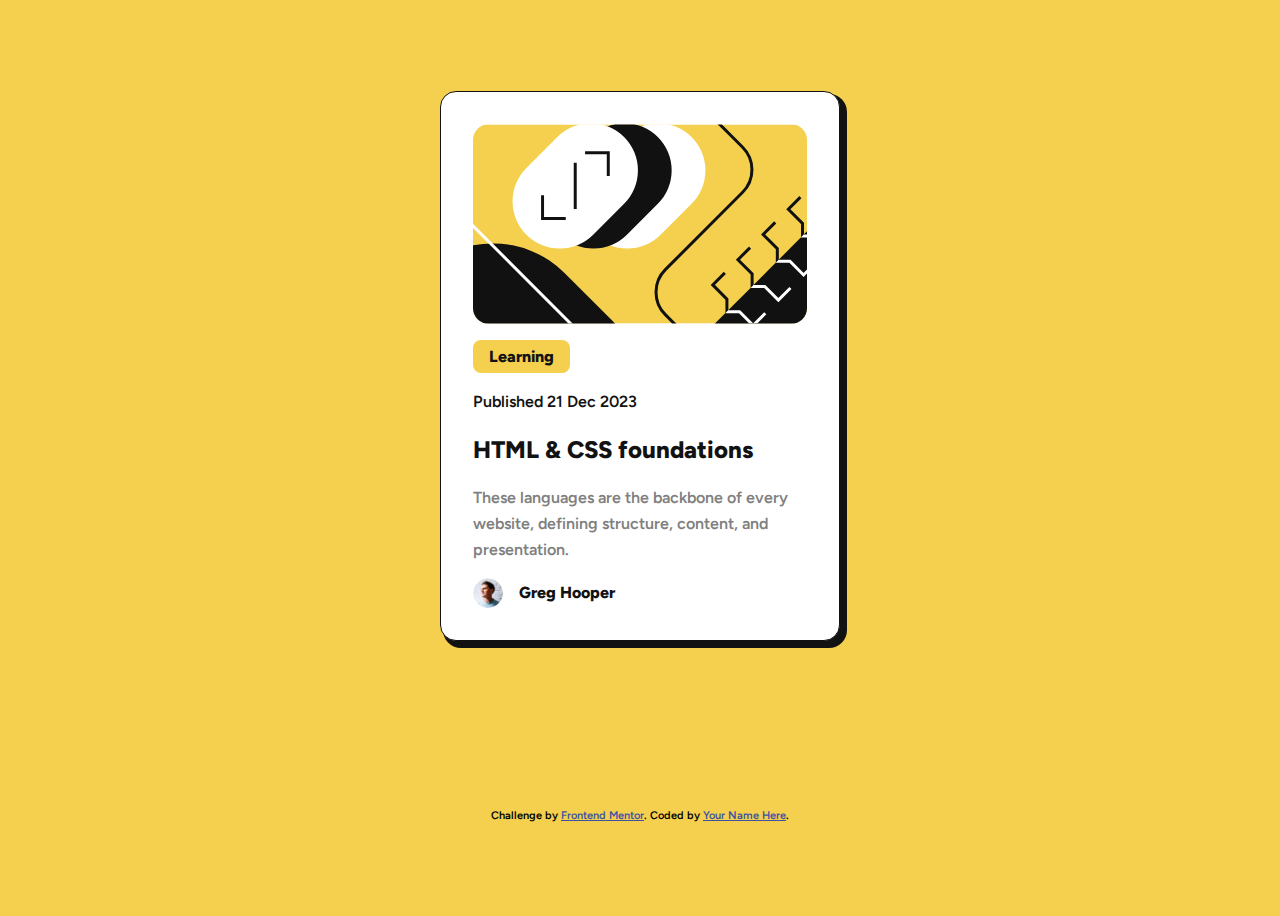
<file: blog-preview-card-main/index.html>
<!DOCTYPE html>
<html lang="en">
	<head>
		<meta charset="UTF-8" />
		<meta
			name="viewport"
			content="width=device-width, initial-scale=1.0"
		/>

		<link
			rel="icon"
			type="image/png"
			sizes="32x32"
			href="./assets/images/favicon-32x32.png"
		/>

		<link
			rel="stylesheet"
			href="styles.css"
		/>

		<title>Frontend Mentor | Blog preview card</title>
	</head>
	<body>
		<article class="card">
			<header>
				<img
					src="./assets/images/illustration-article.svg"
					alt="card image"
					class="card__image"
				/>
			</header>
			<main class="card__content">
				<span class="card__tag">Learning</span>
				<p class="card__date">
					<span>Published</span>
					<time datetime="2023-12-21">21 Dec 2023</time>
				</p>
				<a
					href="#"
					class="card__title"
					><h2>HTML &amp; CSS foundations</h2></a
				>
				<p class="card__description">These languages are the backbone of every website, defining structure, content, and presentation.</p>
			</main>
			<footer>
				<img
					src="./assets/images/image-avatar.webp"
					alt="avatar"
				/><span>Greg Hooper</span>
			</footer>
		</article>

		<div class="attribution">
			Challenge by
			<a
				href="https://www.frontendmentor.io?ref=challenge"
				target="_blank"
				>Frontend Mentor</a
			>. Coded by <a href="#">Your Name Here</a>.
		</div>
	</body>
</html>
</file>
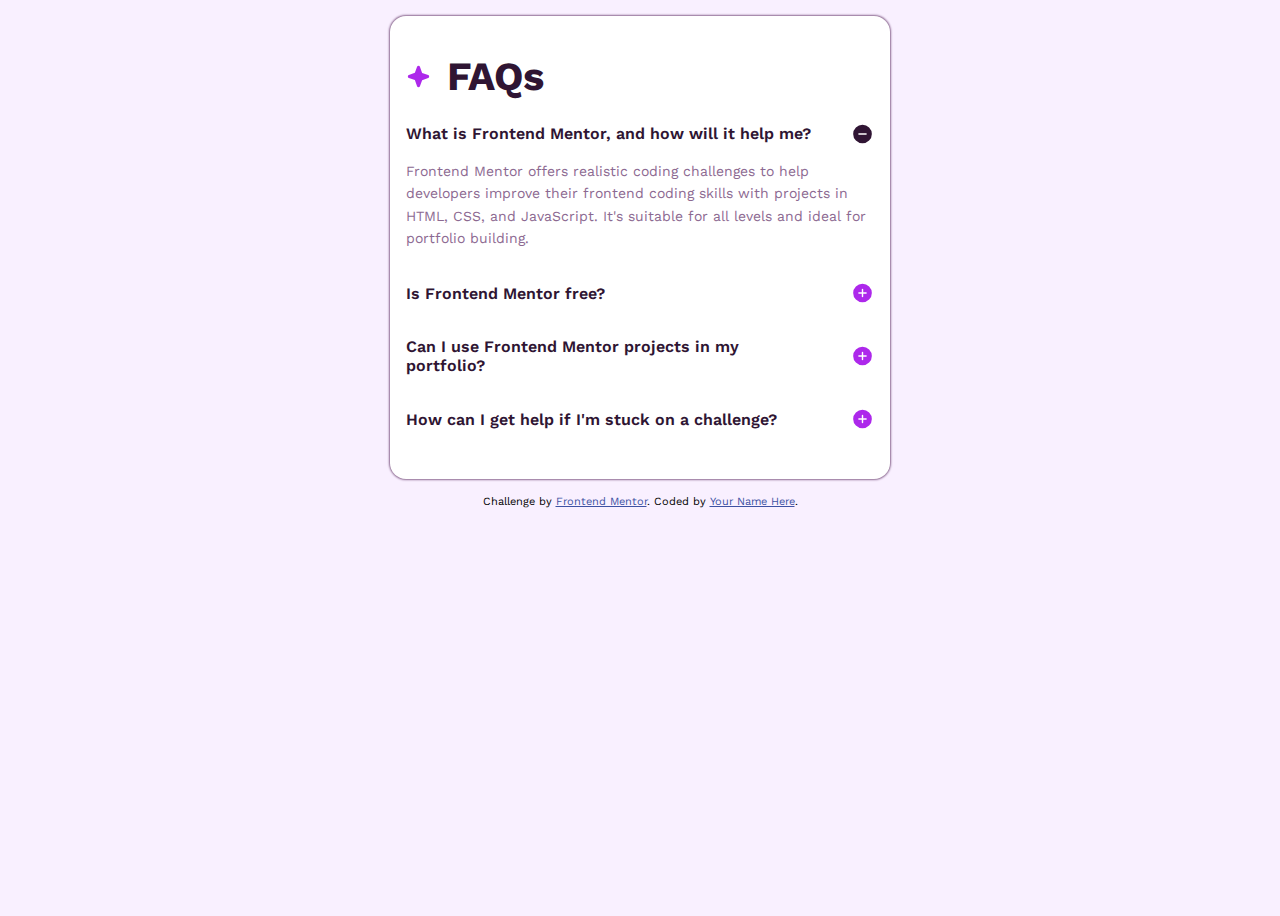
<file: faq-accordion/index.html>
<!DOCTYPE html>
<html lang="en">
	<head>
		<meta charset="UTF-8" />
		<meta
			name="viewport"
			content="width=device-width, initial-scale=1.0"
		/>

		<link
			rel="icon"
			type="image/png"
			sizes="32x32"
			href="./assets/images/favicon-32x32.png"
		/>

		<link
			rel="stylesheet"
			href="styles.css"
		/>

		<title>Frontend Mentor | FAQ accordion</title>
	</head>
	<body>
		<section class="faq">
			<h1 class="faq__title">
				<img
					src="./assets/images/icon-star.svg"
					alt="icon star"
				/>
				<span>FAQs</span>
			</h1>
			<div class="faq__container">
				<details
					name="faq"
					open
				>
					<summary>What is Frontend Mentor, and how will it help me?</summary>
					<p>
						Frontend Mentor offers realistic coding challenges to help developers improve their frontend coding skills with projects in HTML, CSS,
						and JavaScript. It's suitable for all levels and ideal for portfolio building.
					</p>
				</details>

				<details name="faq">
					<summary>Is Frontend Mentor free?</summary>
					<p>
						Yes, Frontend Mentor offers both free and premium coding challenges, with the free option providing access to a range of projects
						suitable for all skill levels.
					</p>
				</details>

				<details name="faq">
					<summary>Can I use Frontend Mentor projects in my portfolio?</summary>
					<p>
						Yes, you can use projects completed on Frontend Mentor in your portfolio. It's an excellent way to showcase your skills to potential
						employers!
					</p>
				</details>

				<details name="faq">
					<summary>How can I get help if I'm stuck on a challenge?</summary>
					<p>
						The best place to get help is inside Frontend Mentor's Discord community. There's a help channel where you can ask questions and seek
						support from other community members.
					</p>
				</details>
			</div>
		</section>

		<div class="attribution">
			Challenge by
			<a
				href="https://www.frontendmentor.io?ref=challenge"
				target="_blank"
				>Frontend Mentor</a
			>. Coded by <a href="#">Your Name Here</a>.
		</div>
	</body>
</html>
</file>
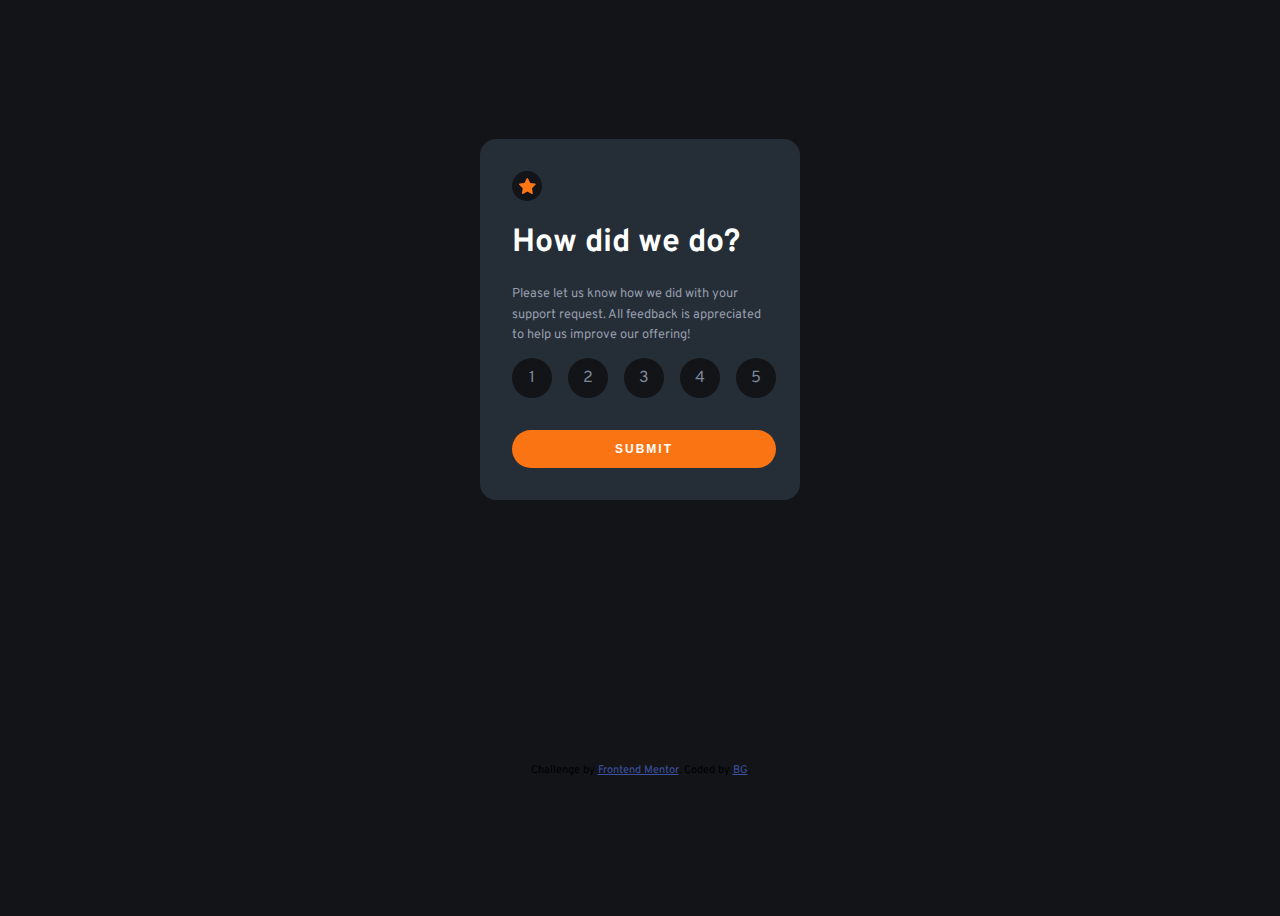
<file: interactive-rating-component-main/index.html>
<!DOCTYPE html>
<html lang="en">
	<head>
		<meta charset="UTF-8" />
		<meta
			name="viewport"
			content="width=device-width, initial-scale=1.0"
		/>

		<link
			rel="icon"
			type="image/png"
			sizes="32x32"
			href="./images/favicon-32x32.png"
		/>

		<link
			rel="stylesheet"
			href="styles.css"
		/>

		<script
			src="./script.js"
			defer
		></script>

		<title>Frontend Mentor | Interactive rating component</title>
	</head>
	<body>
		<article class="card">
			<div class="rating-state">
				<div class="rating-state__img">
					<img
						src="./images/icon-star.svg"
						alt="star icon"
					/>
				</div>
				<h1 class="card__title">How did we do?</h1>
				<p class="card__info">Please let us know how we did with your support request. All feedback is appreciated to help us improve our offering!</p>

				<form class="card__form">
					<div class="form__ratings">
						<div class="input__group">
							<input
								type="radio"
								name="stars"
								id="star-1"
								value="1"
							/>
							<label for="star-1">1</label>
						</div>

						<div class="input__group">
							<input
								type="radio"
								name="stars"
								id="star-2"
								value="2"
							/>
							<label for="star-2">2</label>
						</div>
						<div class="input__group">
							<input
								type="radio"
								name="stars"
								id="star-3"
								value="3"
							/>
							<label for="star-3">3</label>
						</div>
						<div class="input__group">
							<input
								type="radio"
								name="stars"
								id="star-4"
								value="4"
							/>
							<label for="star-4">4</label>
						</div>
						<div class="input__group">
							<input
								type="radio"
								name="stars"
								id="star-5"
								value="5"
							/>
							<label for="star-5">5</label>
						</div>
					</div>

					<button class="form__button">Submit</button>
				</form>
			</div>

			<div class="thank-you-state">
				<img
					src="./images/illustration-thank-you.svg"
					alt="ty icon"
				/>
				<p class="ty__rating"></p>
				<h2 class="card__title">Thank you!</h2>
				<p class="card__info">We appreciate you taking the time to give a rating. If you ever need more support, don't hesitate to get in touch!</p>
			</div>
		</article>

		<div class="attribution">
			Challenge by
			<a
				href="https://www.frontendmentor.io?ref=challenge"
				target="_blank"
				>Frontend Mentor</a
			>. Coded by <a href="#">BG</a>.
		</div>
	</body>
</html>
</file>
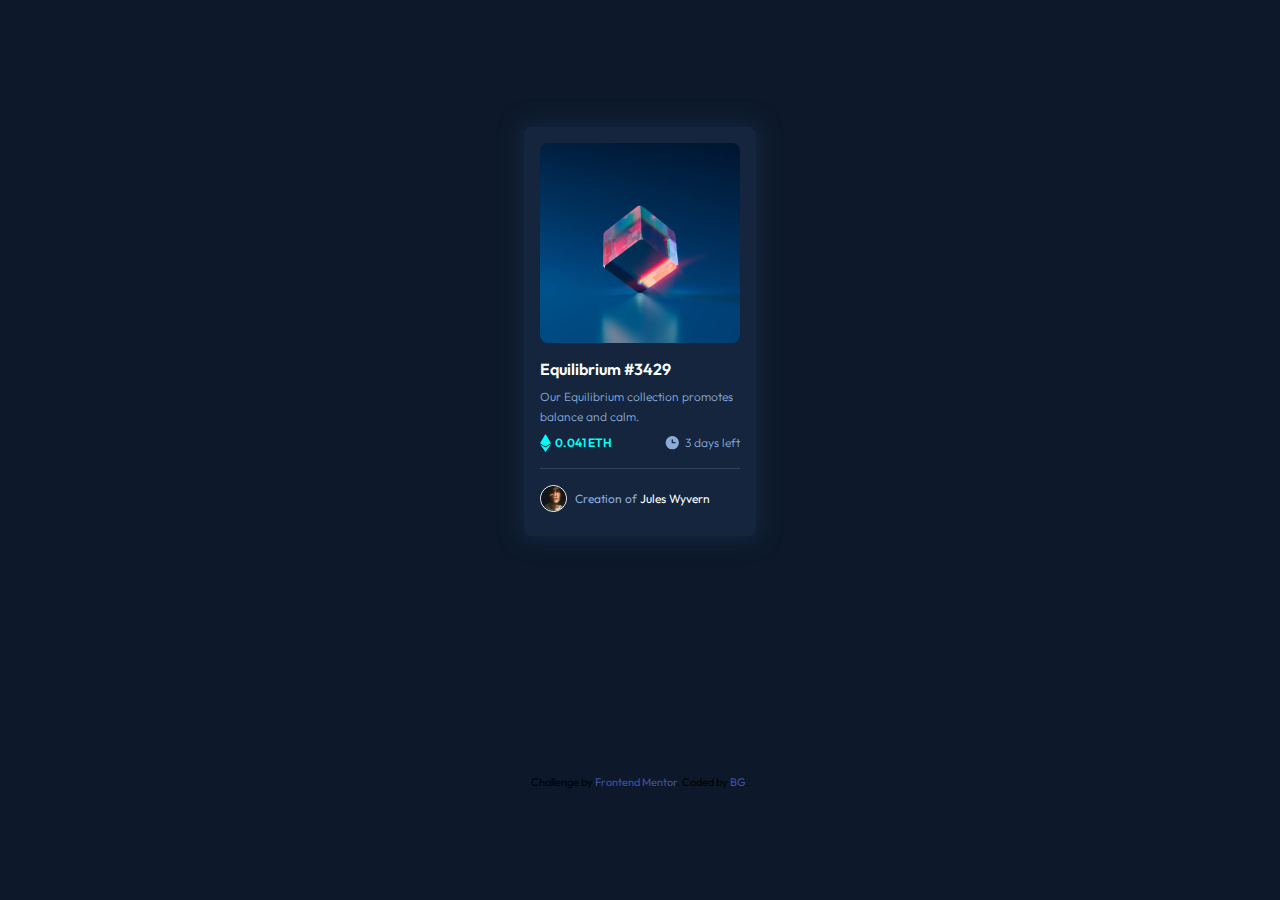
<file: nft-preview-card-component-main/index.html>
<!DOCTYPE html>
<html lang="en">
	<head>
		<meta charset="UTF-8" />
		<meta
			name="viewport"
			content="width=device-width, initial-scale=1.0"
		/>

		<link
			rel="icon"
			type="image/png"
			sizes="32x32"
			href="./images/favicon-32x32.png"
		/>

		<link
			rel="stylesheet"
			href="styles.css"
		/>

		<title>Frontend Mentor | NFT preview card component</title>
	</head>
	<body>
		<article class="card">
			<header>
				<a href="#"
					><img
						src="./images/image-equilibrium.jpg"
						alt="nft"
				/></a>
			</header>
			<main>
				<a
					href="#"
					class="card__title"
					><h2>Equilibrium #3429</h2></a
				>
				<p class="card__text">Our Equilibrium collection promotes balance and calm.</p>
				<div class="card__info">
					<p class="card__price">
						<img
							src="./images/icon-ethereum.svg"
							alt="eth icon"
						/>
						<span>0.041 ETH</span>
					</p>
					<p class="card__time">
						<img
							src="./images/icon-clock.svg"
							alt="clock icon"
						/>
						<span>3 days left</span>
					</p>
				</div>
				<hr />
			</main>
			<footer class="card__author">
				<img
					src="./images/image-avatar.png"
					alt="avatar"
				/>
				<p>Creation of <a href="#">Jules Wyvern</a></p>
			</footer>
		</article>

		<div class="attribution">
			Challenge by
			<a
				href="https://www.frontendmentor.io?ref=challenge"
				target="_blank"
				>Frontend Mentor</a
			>. Coded by <a href="#">BG</a>.
		</div>
	</body>
</html>
</file>
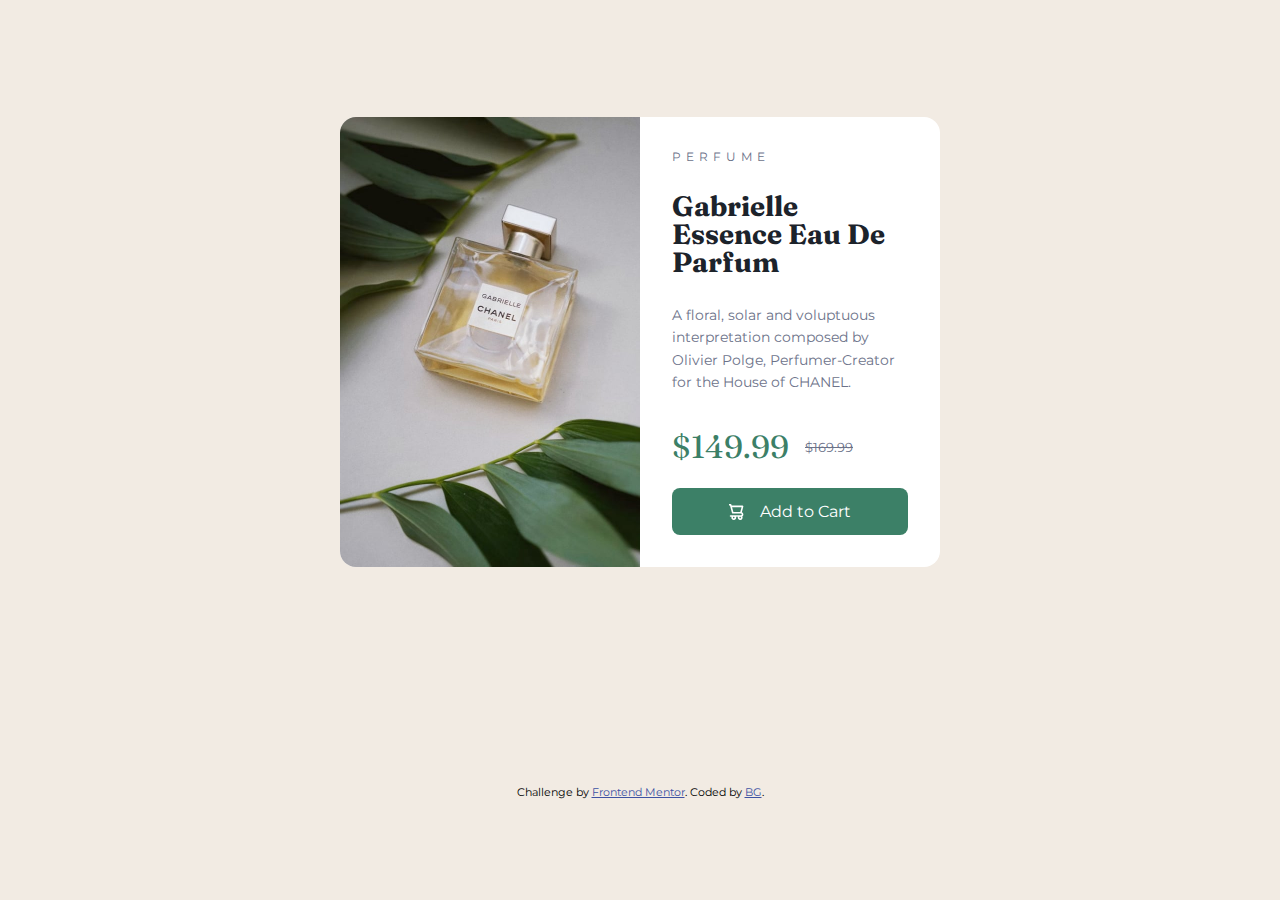
<file: product-preview-card-component-main/index.html>
<!DOCTYPE html>
<html lang="en">
	<head>
		<meta charset="UTF-8" />
		<meta
			name="viewport"
			content="width=device-width, initial-scale=1.0"
		/>

		<link
			rel="icon"
			type="image/png"
			sizes="32x32"
			href="./images/favicon-32x32.png"
		/>

		<link
			rel="stylesheet"
			href="styles.css"
		/>

		<title>Frontend Mentor | Product preview card component</title>
	</head>
	<body>
		<div class="card">
			<div class="card__image">
				<picture>
					<source
						media="(min-width: 500px)"
						srcset="./images/image-product-desktop.jpg"
					/>
					<source
						media="(max-width: 465px)"
						srcset="./images/image-product-mobile.jpg"
					/>
					<img
						src="./images/image-product-mobile.jpg"
						alt="perfume"
					/>
				</picture>
			</div>
			<div class="card__content">
				<span class="card__category">Perfume</span>
				<h1 class="card__title">Gabrielle Essence Eau De Parfum</h1>
				<p class="card__info">A floral, solar and voluptuous interpretation composed by Olivier Polge, Perfumer-Creator for the House of CHANEL.</p>
				<div class="card__price">
					<ins>$149.99</ins>
					<del>$169.99</del>
				</div>
				<button class="card__btn">
					<span
						><img
							src="./images/icon-cart.svg"
							alt="add to cart icon"
					/></span>
					<span>Add to Cart</span>
				</button>
			</div>
		</div>

		<div class="attribution">
			Challenge by
			<a
				href="https://www.frontendmentor.io?ref=challenge"
				target="_blank"
				>Frontend Mentor</a
			>. Coded by <a href="#">BG</a>.
		</div>
	</body>
</html>
</file>
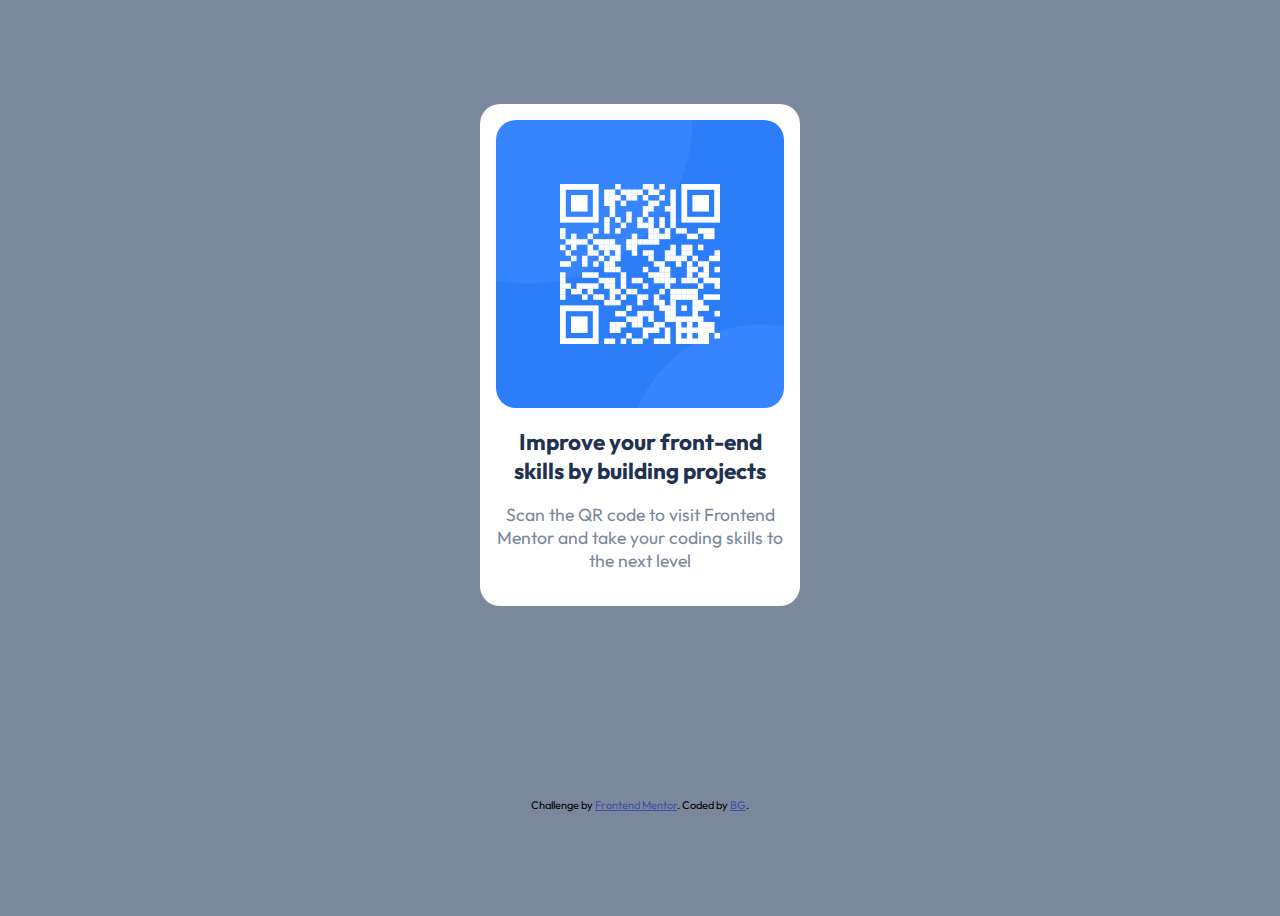
<file: qr-code-component-main/index.html>
<!DOCTYPE html>
<html lang="en">
	<head>
		<meta charset="UTF-8" />
		<meta
			name="viewport"
			content="width=device-width, initial-scale=1.0"
		/>

		<link
			rel="icon"
			type="image/png"
			sizes="32x32"
			href="./images/favicon-32x32.png"
		/>

		<link
			rel="stylesheet"
			href="styles.css"
		/>

		<title>Frontend Mentor | QR code component</title>
	</head>
	<body>
		<article class="card">
			<img
				src="./images/image-qr-code.png"
				alt="qr code"
				class="card__image"
			/>
			<h2 class="card__title">Improve your front-end skills by building projects</h2>
			<p class="card__info">Scan the QR code to visit Frontend Mentor and take your coding skills to the next level</p>
		</article>

		<div class="attribution">
			Challenge by
			<a
				href="https://www.frontendmentor.io?ref=challenge"
				target="_blank"
				>Frontend Mentor</a
			>. Coded by <a href="#">BG</a>.
		</div>
	</body>
</html>
</file>
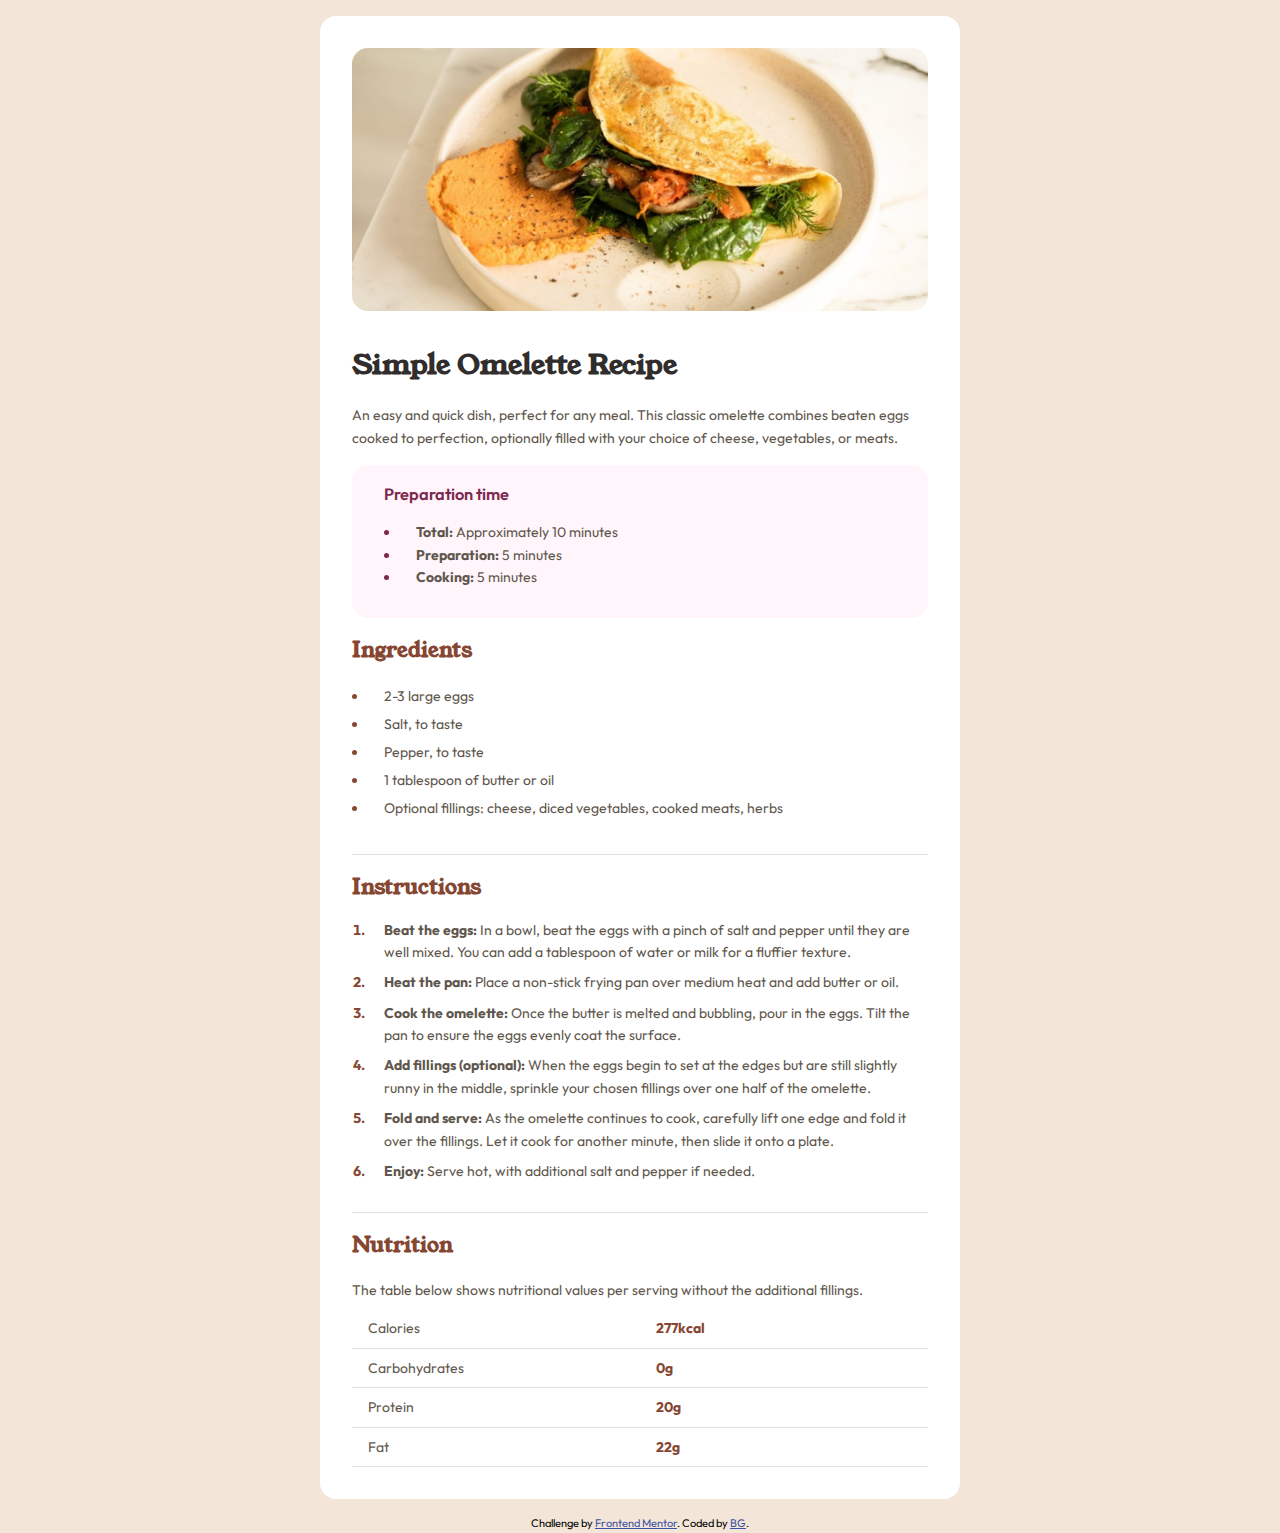
<file: recipe-page-main/index.html>
<!DOCTYPE html>
<html lang="en">
	<head>
		<meta charset="UTF-8" />
		<meta
			name="viewport"
			content="width=device-width, initial-scale=1.0"
		/>

		<link
			rel="icon"
			type="image/png"
			sizes="32x32"
			href="./assets/images/favicon-32x32.png"
		/>

		<link
			rel="stylesheet"
			href="styles.css"
		/>

		<title>Frontend Mentor | Recipe page</title>
	</head>
	<body>
		<article class="recipe">
			<header>
				<img
					src="./assets/images/image-omelette.jpeg"
					alt="simple omelette"
				/>
			</header>
			<main>
				<h1 class="recipe__title">Simple Omelette Recipe</h1>
				<p class="recipe__info">
					An easy and quick dish, perfect for any meal. This classic omelette combines beaten eggs cooked to perfection, optionally filled with your
					choice of cheese, vegetables, or meats.
				</p>

				<div class="recipe__preparation">
					<h3>Preparation time</h3>
					<ul>
						<li>
							<span class="recipe__prep">Total:</span>
							<span>Approximately 10 minutes</span>
						</li>
						<li>
							<span class="recipe__prep">Preparation:</span>
							<span>5 minutes</span>
						</li>
						<li>
							<span class="recipe__prep">Cooking:</span>
							<span>5 minutes</span>
						</li>
					</ul>
				</div>

				<div class="recipe__ingredients">
					<h2>Ingredients</h2>
					<ul>
						<li>2-3 large eggs</li>
						<li>Salt, to taste</li>
						<li>Pepper, to taste</li>
						<li>1 tablespoon of butter or oil</li>
						<li>Optional fillings: cheese, diced vegetables, cooked meats, herbs</li>
					</ul>
				</div>

				<div class="recipe__instructions">
					<h2>Instructions</h2>
					<ol>
						<li>
							<span>Beat the eggs:</span>
							In a bowl, beat the eggs with a pinch of salt and pepper until they are well mixed. You can add a tablespoon of water or milk for a
							fluffier texture.
						</li>
						<li>
							<span>Heat the pan:</span>
							Place a non-stick frying pan over medium heat and add butter or oil.
						</li>
						<li>
							<span>Cook the omelette:</span>
							Once the butter is melted and bubbling, pour in the eggs. Tilt the pan to ensure the eggs evenly coat the surface.
						</li>
						<li>
							<span>Add fillings (optional):</span>
							When the eggs begin to set at the edges but are still slightly runny in the middle, sprinkle your chosen fillings over one half of
							the omelette.
						</li>
						<li>
							<span>Fold and serve:</span>
							As the omelette continues to cook, carefully lift one edge and fold it over the fillings. Let it cook for another minute, then slide
							it onto a plate.
						</li>
						<li>
							<span>Enjoy:</span>
							Serve hot, with additional salt and pepper if needed.
						</li>
					</ol>
				</div>

				<div class="recipe__nutrition">
					<h2>Nutrition</h2>
					<table>
						<caption>
							The table below shows nutritional values per serving without the additional fillings.
						</caption>
						<tbody>
							<tr>
								<td>Calories</td>
								<td>277kcal</td>
							</tr>
							<tr>
								<td>Carbohydrates</td>
								<td>0g</td>
							</tr>
							<tr>
								<td>Protein</td>
								<td>20g</td>
							</tr>
							<tr>
								<td>Fat</td>
								<td>22g</td>
							</tr>
						</tbody>
					</table>
				</div>
			</main>
		</article>

		<div class="attribution">
			Challenge by
			<a
				href="https://www.frontendmentor.io?ref=challenge"
				target="_blank"
				>Frontend Mentor</a
			>. Coded by <a href="#">BG</a>.
		</div>
	</body>
</html>
</file>
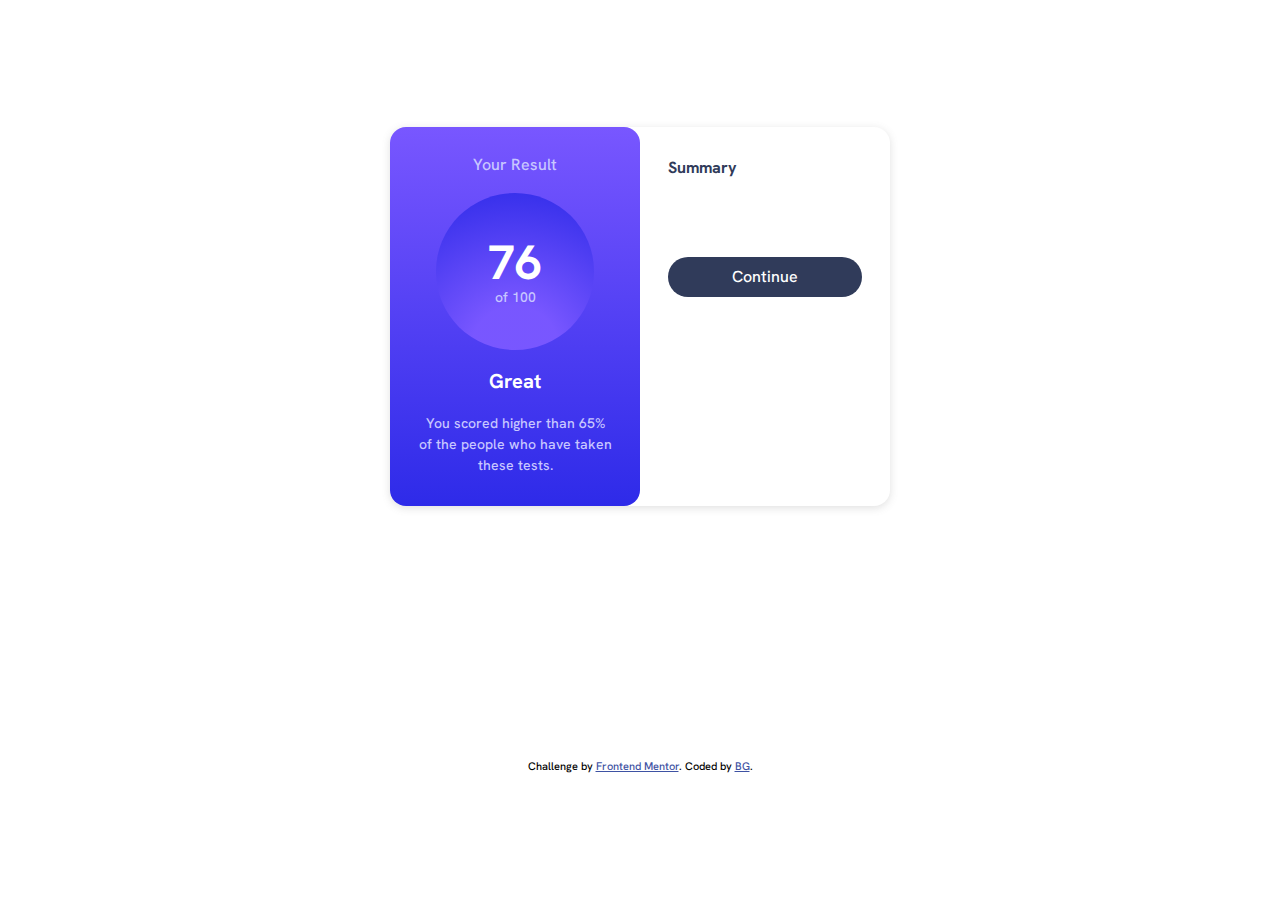
<file: results-summary-component/index.html>
<!DOCTYPE html>
<html lang="en">
	<head>
		<meta charset="UTF-8" />
		<meta
			name="viewport"
			content="width=device-width, initial-scale=1.0"
		/>

		<link
			rel="icon"
			type="image/png"
			sizes="32x32"
			href="./assets/images/favicon-32x32.png"
		/>

		<link
			rel="stylesheet"
			href="styles.css"
		/>

		<script
			src="./script.js"
			type="module"
			defer
		></script>

		<title>Frontend Mentor | Results summary component</title>
	</head>
	<body>
		<div class="card">
			<div class="card__result">
				<h1 class="card__title">Your Result</h1>
				<div class="card__score">
					<p class="large-text">76</p>
					<p class="small-text">of 100</p>
				</div>
				<h2 class="card__subtitle">Great</h2>
				<p class="card__info">You scored higher than 65% of the people who have taken these tests.</p>
			</div>
			<div class="card__summary">
				<h2 class="card__summary--title">Summary</h2>
				<ul class="card__summary--details"></ul>
				<button class="card__btn">Continue</button>
			</div>
		</div>

		<div class="attribution">
			Challenge by
			<a
				href="https://www.frontendmentor.io?ref=challenge"
				target="_blank"
				>Frontend Mentor</a
			>. Coded by <a href="#">BG</a>.
		</div>
	</body>
</html>
</file>
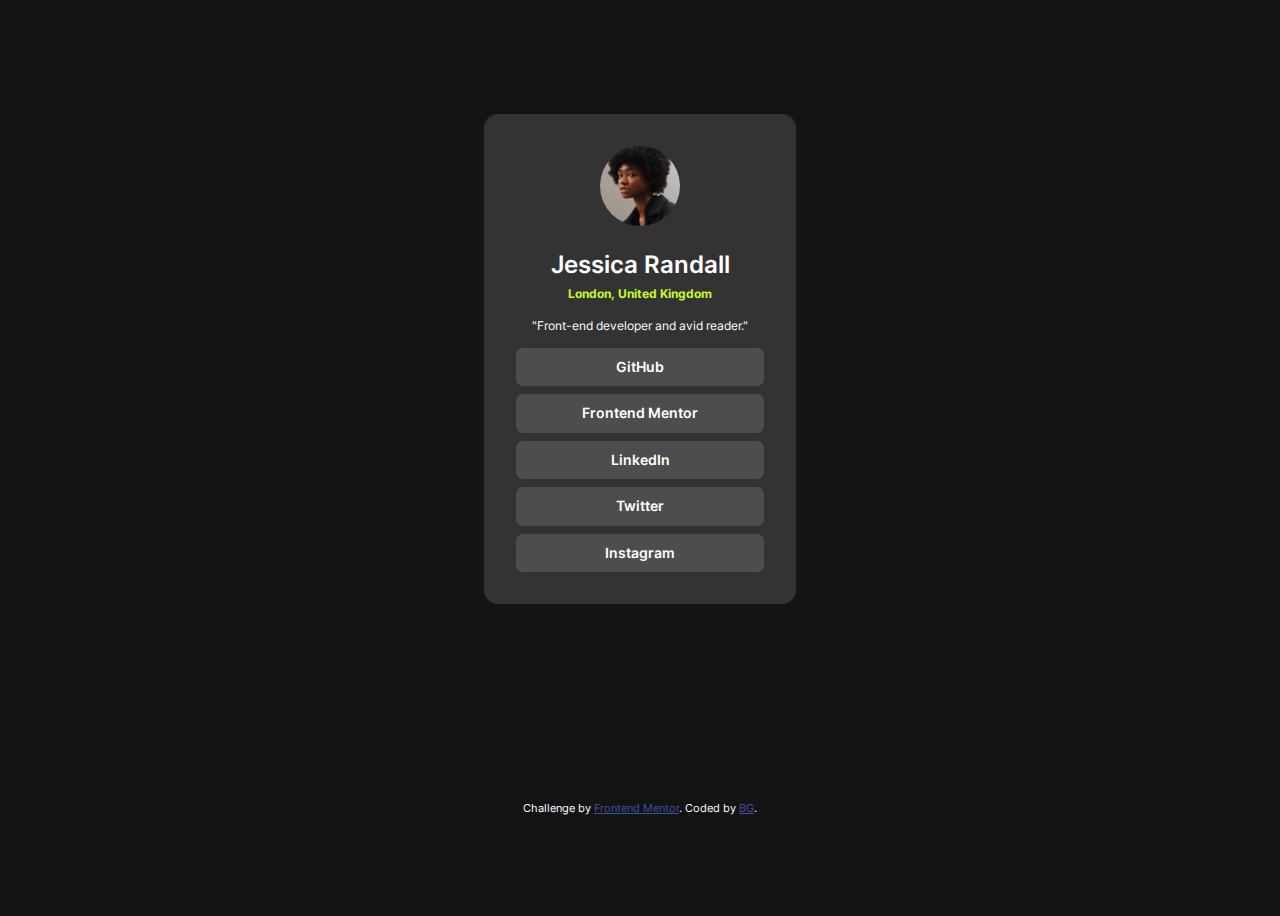
<file: Social links profile/index.html>
<!DOCTYPE html>
<html lang="en">
	<head>
		<meta charset="UTF-8" />
		<meta
			name="viewport"
			content="width=device-width, initial-scale=1.0"
		/>
		<!-- displays site properly based on user's device -->

		<link
			rel="icon"
			type="image/png"
			sizes="32x32"
			href="./assets/images/favicon-32x32.png"
		/>

		<link
			rel="stylesheet"
			href="styles.css"
		/>

		<title>Frontend Mentor | Social links profile</title>
	</head>
	<body>
		<article class="card">
			<img
				class="card__image"
				src="./assets/images/avatar-jessica.jpeg"
				alt="user avatar"
			/>
			<h2 class="card__title">Jessica Randall</h2>
			<p class="card__location">London, United Kingdom</p>
			<p class="card__info">"Front-end developer and avid reader."</p>

			<ul class="card__links">
				<li>
					<a
						href="#"
						class="card__link"
						>GitHub</a
					>
				</li>
				<li>
					<a
						href="#"
						class="card__link"
						>Frontend Mentor</a
					>
				</li>
				<li>
					<a
						href="#"
						class="card__link"
						>LinkedIn</a
					>
				</li>
				<li>
					<a
						href="#"
						class="card__link"
						>Twitter</a
					>
				</li>
				<li>
					<a
						href="#"
						class="card__link"
						>Instagram</a
					>
				</li>
			</ul>
		</article>

		<div class="attribution">
			Challenge by
			<a
				href="https://www.frontendmentor.io?ref=challenge"
				target="_blank"
				>Frontend Mentor</a
			>. Coded by <a href="#">BG</a>.
		</div>
	</body>
</html>
</file>
<file: blog-preview-card-main/styles.css>
@font-face {
	font-family: FigtreeSemiBold;
	font-weight: 500;
	src: url('./assets/fonts/static/Figtree-SemiBold.ttf');
}

@font-face {
	font-family: FigtreeExtraBold;
	font-weight: 800;
	src: url('./assets/fonts/static/Figtree-ExtraBold.ttf');
}

:root {
	--primary-color: hsl(47, 88%, 63%);

	--neutral-color-100: hsl(0, 0%, 100%);
	--neutral-color-500: hsl(0, 0%, 50%);
	--neutral-color-700: hsl(0, 0%, 7%);

	--fs: 16px;
}

* {
	box-sizing: border-box;
}

body {
	min-height: 100vh;
	min-height: 100svh;
	display: grid;
	place-items: center;
	background-color: var(--primary-color);
	font-family: FigtreeSemiBold, system-ui;
	line-height: 1.6;
}

img {
	display: block;
	max-width: 100%;
}

h2,
p {
	margin: 0;
}

.card {
	max-width: 25rem;
	padding: 2rem;
	border-radius: 1rem;
	background-color: var(--neutral-color-100);
	color: var(--neutral-color-700);
	border: 1px solid var(--neutral-color-700);
	box-shadow: 5px 5px 0 2px var(--neutral-color-700);
}

.card__image {
	border-radius: 1rem;
}

.card__content {
	text-align: left;
	display: grid;
	gap: 1rem;
	margin-block: 1rem;
}

.card__tag {
	width: max-content;
	background-color: var(--primary-color);
	padding: 0.25em 1em;
	border-radius: 0.5rem;
	font-family: FigtreeExtraBold, system-ui, sans-serif;
}

.card__title {
	font-family: FigtreeExtraBold, system-ui, sans-serif;
	text-decoration: none;
	color: var(--neutral-color-700);
	transition: color 250ms ease-in-out;
}

.card__title:is(:hover, :focus-visible) {
	color: var(--primary-color);
}

.card__description {
	color: var(--neutral-color-500);
}

.card footer {
	display: flex;
	align-items: center;
	gap: 1rem;
}

.card footer img {
	width: 30px;
	aspect-ratio: 1;
	border-radius: 50%;
}

.card footer span {
	font-family: FigtreeExtraBold, system-ui, sans-serif;
}

.attribution {
	font-size: 11px;
	text-align: center;
}
.attribution a {
	color: hsl(228, 45%, 44%);
}
</file>
<file: faq-accordion/styles.css>
@font-face {
	font-family: WorkSansRegular;
	font-weight: 400;
	src: url('./assets/fonts/static/WorkSans-Regular.ttf');
}

@font-face {
	font-family: WorkSansSemiBold;
	font-weight: 600;
	src: url('./assets/fonts/static/WorkSans-SemiBold.ttf');
}

@font-face {
	font-family: WorkSansBold;
	font-weight: 700;
	src: url('./assets/fonts/static/WorkSans-Bold.ttf');
}

:root {
	--pink-color-light: hsl(275, 100%, 97%);
	--purple-color-light: hsl(292, 16%, 49%);
	--purple-color-dark: hsl(292, 42%, 14%);

	--neutral-color-100: hsl(0, 0%, 100%);

	--fs: 16px;
}

* {
	box-sizing: border-box;
}

body {
	margin: 0;
	min-height: 100vh;
	min-height: 100svh;
	font-family: WorkSansRegular, system-ui, sans-serif;
	background-color: var(--pink-color-light);
}

.faq {
	max-width: 500px;
	margin: 1rem auto;
	background-color: var(--neutral-color-100);
	color: var(--purple-color-dark);
	padding: 1rem;
	border-radius: 1rem;
	box-shadow: 0 0 2px 1px var(--purple-color-light);
}

@media (max-width: 760px) {
	.faq {
		margin: 1rem;
	}
}

.faq__title {
	display: flex;
	align-items: center;
	gap: 1rem;
}

.faq__title img {
	width: 25px;
	aspect-ratio: 1;
}

.faq__title span {
	font-family: WorkSansBold;
	font-size: 2.5rem;
}

.faq__container details {
	margin-bottom: 2rem;
}

.faq__container details summary {
	display: flex;
	align-items: center;
	justify-content: space-between;
	gap: 2rem;
	font-family: WorkSansSemiBold;
	font-size: clamp(0.825rem, 0.5rem + 1vw, 1rem);
	margin: 0;
	padding: 0;
	cursor: pointer;
}

.faq__container details summary:is(:hover, :focus-visible) {
	color: var(--purple-color-light);
}

.faq__container details summary:focus-visible {
	outline: 2px solid var(--purple-color-light);
	outline-offset: 5px;
	border-radius: 1rem;
}

.faq__container details summary::after {
	content: '';
	width: 1.5rem;
	height: 1.5rem;
	background-image: url('./assets/images/icon-plus.svg');
	background-position: center;
	background-size: contain;
	background-repeat: no-repeat;
}

.faq__container details[open] summary::after {
	background-image: url('./assets/images/icon-minus.svg');
}

.faq__container details p {
	color: var(--purple-color-light);
	font-size: 0.875rem;
	line-height: 1.6;
}

.attribution {
	font-size: 11px;
	text-align: center;
}
.attribution a {
	color: hsl(228, 45%, 44%);
}
</file>
<file: interactive-rating-component-main/styles.css>
@import url('https://fonts.googleapis.com/css2?family=Overpass:ital@0;1&display=swap');
@import url('https://fonts.googleapis.com/css2?family=Overpass:ital,wght@0,700;1,700&display=swap');

:root {
	--primary-color: hsl(25, 97%, 53%);

	--neutral-100: hsl(0, 0%, 100%);
	--neutral-300: hsl(217, 12%, 63%);
	--neutral-400: hsl(216, 12%, 54%);

	--blue-600: hsl(213, 19%, 18%);
	--blue-700: hsl(216, 12%, 8%);

	--fs: 15px;
}

* {
	box-sizing: border-box;
}

body {
	min-height: 100vh;
	min-height: 100svh;
	display: grid;
	place-items: center;
	font-family: 'Overpass', sans-serif;
	background-color: var(--blue-700);
}

img {
	display: block;
	max-width: 100%;
}

.card {
	max-width: 320px;
	background-color: var(--blue-600);
	padding: 2rem;
	border-radius: 1rem;
}

.rating-state {
	/* display: none; */
}

.rating-state__img {
	width: 30px;
	height: 30px;
	background-color: var(--blue-700);
	border-radius: 50%;
	display: grid;
	place-items: center;
}

.card__title {
	color: var(--neutral-100);
}

.card__info {
	color: var(--neutral-300);
	font-size: 0.8rem;
	line-height: 1.6;
}

.card__form {
	display: grid;
	gap: 2rem;
}

.form__ratings {
	display: flex;
	align-items: center;
	justify-content: center;
	gap: 1rem;
}

.input__group label {
	display: block;
	color: var(--neutral-400);
	background-color: var(--blue-700);
	width: 40px;
	height: 40px;
	border-radius: 50%;
	display: grid;
	place-items: center;
	line-height: 1;
	transition: all 250ms ease-in-out;
}

.input__group label:is(:hover, :focus-visible) {
	background-color: var(--primary-color);
	color: var(--neutral-100);
}

.input__group input[type='radio'] {
	display: none;
	visibility: hidden;
}

.input__group:has(input:checked) label {
	background-color: var(--neutral-400);
	color: var(--neutral-100);
}

.form__button {
	color: var(--neutral-100);
	background-color: var(--primary-color);
	border: none;
	cursor: pointer;
	padding: 0.75rem 1rem;
	border-radius: 50vmax;
	text-transform: uppercase;
	font-size: 0.75rem;
	letter-spacing: 2px;
	transition: all 250ms ease-in-out;
	font-weight: 700;
}

.form__button:is(:hover, :focus-visible) {
	color: var(--primary-color);
	background-color: var(--neutral-100);
}

.thank-you-state {
	display: none;
	text-align: center;
}

.thank-you-state img {
	margin-inline: auto;
}

.ty__rating {
	color: var(--primary-color);
	font-size: 0.825rem;
	background-color: var(--blue-700);
	width: max-content;
	margin-inline: auto;
	padding: 0.5rem 1rem;
	border-radius: 50vmax;
}

.attribution {
	font-size: 11px;
	text-align: center;
}
.attribution a {
	color: hsl(228, 45%, 44%);
}
</file>
<file: nft-preview-card-component-main/styles.css>
@import url('https://fonts.googleapis.com/css2?family=Outfit:wght@300&display=swap');
@import url('https://fonts.googleapis.com/css2?family=Outfit&display=swap');
@import url('https://fonts.googleapis.com/css2?family=Outfit:wght@600&display=swap');

:root {
	--soft-blue: hsl(215, 51%, 70%);
	--cyan: hsl(178, 100%, 50%);

	--dark-blue-500: hsl(216, 50%, 16%);
	--dark-blue-600: hsl(215, 32%, 27%);
	--dark-blue-800: hsl(217, 54%, 11%);

	--neutral-100: hsl(0, 0%, 100%);

	--fs: 18px;
}

body {
	min-height: 100vh;
	min-height: 100svh;
	margin: 0;
	display: grid;
	place-items: center;
	font-family: 'Outfit', system-ui, sans-serif;
	background-color: var(--dark-blue-800);
}

img,
svg {
	display: block;
	max-width: 100%;
}

h2,
p {
	margin: 0;
}

a {
	text-decoration: none;
}

a:focus-visible {
	outline: 2px solid var(--cyan);
	outline-offset: 2px;
}

.card {
	max-width: 200px;
	background-color: var(--dark-blue-500);
	padding: 1rem;
	border-radius: 0.5rem;
	margin-block: 1rem;
	box-shadow: 0 0 20px 5px var(--dark-blue-500);
}

.card header {
	border-radius: 0.5rem;
	overflow: hidden;
	cursor: pointer;
}

.card header a {
	position: relative;
}

.card header a::after {
	content: url('./images/icon-view.svg');
	position: absolute;
	inset: 0;
	background-color: hsla(178, 100%, 50%, 0.5);
	display: grid;
	place-items: center;
	opacity: 0;
	transition: opacity 250ms ease-in-out;
}

.card header a:is(:hover, :focus-visible)::after {
	opacity: 1;
}

.card main {
	display: grid;
	gap: 0.5rem;
}

.card__title {
	margin-top: 1rem;
	width: max-content;
}

.card__title h2 {
	font-weight: 600;
	font-size: 1rem;
	color: var(--neutral-100);
	transition: color 250ms ease-in-out;
}

.card__title:is(:hover, :focus-visible) h2 {
	color: var(--cyan);
}

.card__text {
	font-size: 0.75rem;
	color: var(--soft-blue);
	font-weight: 300;
	line-height: 1.6;
}

.card__info {
	display: flex;
	align-items: center;
	justify-content: space-between;
}

.card__info > * {
	display: flex;
	align-items: center;
	gap: 0.25rem;
	font-size: 0.75rem;
}

.card__price span {
	color: var(--cyan);
	font-weight: 600;
}

.card__time span {
	color: var(--soft-blue);
	font-weight: 300;
}

hr {
	width: 100%;
	height: 1px;
	border: none;
	background-color: var(--dark-blue-600);
}

.card__author {
	padding-block: 0.5rem;
	display: flex;
	align-items: center;
	gap: 0.5rem;
}

.card__author img {
	max-width: 25px;
	border: 1px solid var(--neutral-100);
	border-radius: 50%;
}

.card__author p {
	font-size: 0.75rem;
	color: var(--soft-blue);
}

.card__author p a {
	color: var(--neutral-100);
	transition: color 250ms ease-in-out;
}

.card__author p a:is(:hover, :focus-visible) {
	color: var(--cyan);
}

.attribution {
	font-size: 11px;
	text-align: center;
}
.attribution a {
	color: hsl(228, 45%, 44%);
}
</file>
<file: product-preview-card-component-main/styles.css>
@import url('https://fonts.googleapis.com/css2?family=Fraunces:ital,opsz,wght@0,9..144,700;1,9..144,700&display=swap');
@import url('https://fonts.googleapis.com/css2?family=Montserrat:ital,wght@0,500;1,500&display=swap');
@import url('https://fonts.googleapis.com/css2?family=Montserrat:ital,wght@0,700;1,700&display=swap');

:root {
	--dark-cyan: hsl(158, 36%, 37%);
	--cream: hsl(30, 38%, 92%);

	--neutral-100: hsl(0, 0%, 100%);
	--neutral-300: hsl(228, 12%, 48%);
	--neutral-700: hsl(212, 21%, 14%);

	--fs: 14px;

	--ff-primary: 'Fraunces', serif;
	--ff-secondary: 'Montserrat', sans-serif;
}

* {
	box-sizing: border-box;
}

body {
	margin: 0;
	min-height: 100vh;
	min-height: 100svh;
	display: grid;
	place-items: center;
	background-color: var(--cream);
	font-size: var(--fs);
	font-family: var(--ff-secondary);
}

img {
	display: block;
	max-width: 100%;
}

h1 {
	margin: 0;
	line-height: 1;
}

p {
	margin: 0;
	line-height: 1.6;
}

button {
	font: inherit;
}

.card {
	max-width: 600px;
	display: grid;
	grid-template-columns: 1fr 1fr;
	border-radius: 1rem;
	overflow: hidden;
	background-color: var(--neutral-100);
	margin: 1rem;
}

@media (width < 500px) {
	.card {
		grid-template-columns: 1fr;
	}
}

.card__content {
	padding: 2rem;
	display: grid;
	gap: 1rem;
}

.card__category {
	text-transform: uppercase;
	color: var(--neutral-300);
	font-size: 0.75rem;
	letter-spacing: 5px;
}

.card__title {
	font-family: var(--ff-primary);
	color: var(--neutral-700);
}

.card__info {
	color: var(--neutral-300);
}

.card__price {
	display: flex;
	align-items: center;
	gap: 1rem;
}

.card__price ins {
	font-family: var(--ff-primary);
	color: var(--dark-cyan);
	font-size: 2rem;
	text-decoration: none;
}

.card__price del {
	color: var(--neutral-300);
	font-size: 0.825rem;
}

.card__btn {
	display: flex;
	align-items: center;
	justify-content: center;
	gap: 1rem;
	color: var(--neutral-100);
	background-color: var(--dark-cyan);
	border: none;
	border-radius: 0.5rem;
	padding: 0.5rem 1rem;
	font-size: 1rem;
	cursor: pointer;
	transition: all 250ms ease-in-out;
}

.card__btn:is(:hover, :focus-visible) {
	background-color: color-mix(in oklab, var(--dark-cyan) 50%, black);
}

.card__btn:focus-visible {
	outline: 3px solid var(--dark-cyan);
	outline-offset: 3px;
}

.attribution {
	font-size: 11px;
	text-align: center;
}
.attribution a {
	color: hsl(228, 45%, 44%);
}
</file>
<file: qr-code-component-main/styles.css>
@import url('https://fonts.googleapis.com/css2?family=Outfit&display=swap');
@import url('https://fonts.googleapis.com/css2?family=Outfit:wght@700&display=swap');

:root {
	--blue-400: hsl(220, 15%, 55%);
	--blue-700: hsl(218, 44%, 22%);

	--neutral-100: hsl(0, 0%, 100%);
	--neutral-300: hsl(212, 45%, 89%);

	--fs: 15px;
}

* {
	box-sizing: border-box;
}

body {
	min-height: 100vh;
	min-height: 100svh;
	display: grid;
	place-items: center;
	font-family: 'Outfit', sans-serif;
	background-color: var(--blue-400);
	font-size: var(--fs);
}

img {
	display: block;
	max-width: 100%;
}

.card {
	max-width: 320px;
	border-radius: 20px;
	background-color: var(--neutral-100);
	padding: 16px;
}

.card__image {
	border-radius: 20px;
}

.card__title {
	text-wrap: balance;
	text-align: center;
	color: var(--blue-700);
	font-weight: 700;
}

.card__info {
	color: var(--blue-400);
	font-weight: 400;
	font-size: 1.1rem;
	text-align: center;
}

.attribution {
	font-size: 11px;
	text-align: center;
}
.attribution a {
	color: hsl(228, 45%, 44%);
}
</file>
<file: recipe-page-main/styles.css>
@font-face {
	font-family: YoungSerif;
	font-weight: 400;
	src: url('./assets/fonts/young-serif/YoungSerif-Regular.ttf');
}

@font-face {
	font-family: OutfitRegular;
	font-weight: 400;
	src: url('./assets/fonts/outfit/static/Outfit-Regular.ttf');
}

@font-face {
	font-family: OutfitSemiBold;
	font-weight: 600;
	src: url('./assets/fonts/outfit/static/Outfit-SemiBold.ttf');
}

@font-face {
	font-family: OutfitBold;
	font-weight: 700;
	src: url('./assets/fonts/outfit/static/Outfit-Bold.ttf');
}

:root {
	--primary-color: hsl(14, 45%, 36%);
	--secondary-color: hsl(332, 51%, 32%);

	--neutral-color-100: hsl(0, 0%, 100%);
	--neutral-color-200: hsl(330, 100%, 98%);
	--neutral-color-300: hsl(30, 54%, 90%);
	--neutral-color-400: hsl(30, 18%, 87%);
	--neutral-color-500: hsl(30, 10%, 34%);
	--neutral-color-600: hsl(24, 5%, 18%);

	--fs: 14px;
}

* {
	box-sizing: border-box;
}

body {
	min-height: 100vh;
	min-height: 100svh;
	display: grid;
	place-items: center;
	background-color: var(--neutral-color-300);
	font-family: OutfitRegular, system-ui, sans-serif;
	font-size: var(--fs);
	line-height: 1.6;
	margin: 0;
}

img {
	display: block;
	max-width: 100%;
}

h1,
h2,
h3,
p {
	margin: 0;
}

h1,
h2 {
	font-family: YoungSerif, system-ui;
}

h2 {
	color: var(--primary-color);
}

.recipe {
	max-width: 40rem;
	background-color: var(--neutral-color-100);
	color: var(--neutral-color-500);
	border-radius: 1rem;
	overflow: hidden;
	margin-block: 1rem;
}

.recipe header {
	padding: 2rem;
}

.recipe header img {
	border-radius: 1rem;
}

.recipe main {
	padding: 0 2rem 2rem;
}

.recipe__title {
	font-size: 1.75rem;
	color: var(--neutral-color-600);
}

.recipe__info {
	margin-block: 1rem;
}

.recipe__preparation {
	background-color: var(--neutral-color-200);
	padding: 1rem 2rem;
	margin-block: 1rem;
	border-radius: 1rem;
}

.recipe__preparation h3 {
	color: var(--secondary-color);
	font-family: OutfitSemiBold, system-ui;
}

.recipe__preparation ul {
	padding-left: 1rem;
}

.recipe__preparation ul li {
	padding-left: 1rem;
}

.recipe__preparation ul li::marker {
	color: var(--secondary-color);
}

.recipe__preparation ul li .recipe__prep {
	font-family: OutfitBold, system-ui;
}

.recipe__ingredients {
	margin-bottom: 2rem;
}

.recipe__ingredients ul {
	padding-left: 1rem;
	line-height: 2;
}

.recipe__ingredients ul li {
	padding-left: 1rem;
}

.recipe__ingredients ul li::marker {
	color: var(--primary-color);
}

.recipe__instructions {
	border-top: 1px solid var(--neutral-color-400);
	border-bottom: 1px solid var(--neutral-color-400);
	padding-block: 1rem;
	margin-bottom: 1rem;
}

.recipe__instructions ol {
	padding-left: 1rem;
}

.recipe__instructions ol li {
	padding-left: 1rem;
	margin-bottom: 0.5rem;
}

.recipe__instructions ol li::marker {
	color: var(--primary-color);
	font-family: OutfitBold, system-ui;
}

.recipe__instructions ol li span {
	font-family: OutfitBold, system-ui;
}

.recipe__nutrition h2 {
	margin-bottom: 1rem;
}

.recipe__nutrition table {
	width: 100%;
	text-align: left;
	border-collapse: collapse;
}

.recipe__nutrition table caption {
	text-align: left;
	margin-bottom: 0.5rem;
}

.recipe__nutrition table tbody tr {
	display: flex;
}

.recipe__nutrition table tbody tr td {
	flex: 1;
	border-bottom: 1px solid var(--neutral-color-400);
	padding: 0.5rem 1rem;
}

.recipe__nutrition table tbody tr td:last-child {
	font-family: OutfitBold, system-ui;
	color: var(--primary-color);
}

.attribution {
	font-size: 11px;
	text-align: center;
}
.attribution a {
	color: hsl(228, 45%, 44%);
}

@media (max-width: 768px) {
	.recipe {
		border-radius: 0;
		margin: 0;
	}

	.recipe header {
		padding: 0;
	}

	.recipe header img {
		border-radius: 0;
	}

	.recipe main {
		padding: 1rem 2rem;
	}
}
</file>
<file: results-summary-component/styles.css>
@font-face {
	font-family: HankenGroteskMedium;
	font-weight: 500;
	src: url('./assets/fonts/static/HankenGrotesk-Medium.ttf');
}

@font-face {
	font-family: HankenGroteskBold;
	font-weight: 700;
	src: url('./assets/fonts/static/HankenGrotesk-Bold.ttf');
}

@font-face {
	font-family: HankenGroteskExtraBold;
	font-weight: 800;
	src: url('./assets/fonts/static/HankenGrotesk-ExtraBold.ttf');
}

:root {
	--red: hsl(0, 100%, 67%);
	--orange: hsl(39, 100%, 56%);
	--green: hsl(166, 100%, 37%);
	--cobalt: hsl(234, 85%, 45%);

	--blue-100: hsl(252, 100%, 67%);
	--blue-200: hsl(241, 81%, 54%);

	--violet-100: hsla(256, 72%, 46%, 1);
	--violet-200: hsla(241, 72%, 46%, 0);

	--neutral-100: hsl(0, 0%, 100%);
	--neutral-blue: hsl(221, 100%, 96%);
	--neutral-purple: hsl(241, 100%, 89%);
	--neutral-dark-gray: hsl(224, 30%, 27%);

	--fs: 18px;
}

* {
	box-sizing: border-box;
}

body {
	min-height: 100vh;
	min-height: 100svh;
	margin: 0;
	display: grid;
	place-items: center;
	font-family: HankenGroteskMedium, system-ui, sans-serif;
}

button {
	font: inherit;
}

.card {
	max-width: 500px;
	display: grid;
	grid-template-columns: 1fr 1fr;
	border-radius: 1rem;
	box-shadow: rgba(99, 99, 99, 0.2) 0px 2px 8px 0px;
	line-height: 1.5;
}

.card__result {
	padding: 1rem 1.75rem;
	border-radius: 1rem;
	background-image: linear-gradient(var(--blue-100), var(--blue-200));
	text-align: center;
	color: var(--neutral-100);
}

.card__title {
	color: var(--neutral-purple);
	font-size: 1rem;
	font-family: HankenGroteskMedium, system-ui, sans-serif;
	font-weight: 500;
}

.card__score {
	width: max-content;
	margin-inline: auto;
	border-radius: 50%;
	padding: 2.75rem 3.25rem;
	margin-block: 1rem;
	background-image: radial-gradient(circle at bottom, var(--blue-100) 25%, var(--blue-200));
}

.card__score p {
	margin: 0;
	line-height: 1.1;
}

.large-text {
	font-size: 3rem;
	font-family: HankenGroteskBold, system-ui, sans-serif;
}

.small-text {
	font-size: 0.875rem;
	color: var(--neutral-purple);
}

.card__subtitle {
	color: var(--neutral-100);
	font-size: 1.25rem;
	font-family: HankenGroteskBold, system-ui, sans-serif;
}

.card__info {
	font-size: 0.875rem;
	color: var(--neutral-purple);
}

.card__summary {
	padding: 1rem 1.75rem;
	display: flex;
	flex-direction: column;
}

.card__summary--title {
	color: var(--neutral-dark-gray);
	font-size: 1rem;
	font-family: HankenGroteskBold, system-ui, sans-serif;
	font-weight: 700;
}

.card__summary--details {
	display: flex;
	flex-direction: column;
	gap: 1rem;
	list-style-type: none;
	padding: 0;
}

.card__summary--details li {
	display: flex;
	align-items: center;
	gap: 1rem;
	font-size: 0.875rem;
	padding: 0.5rem;
	background-color: color-mix(in oklab, var(--_category-color) 20%, white);
	border-radius: 0.25rem;
}

.card__summary--details li[data-category='reaction'] {
	--_category-color: var(--red);
}
.card__summary--details li[data-category='memory'] {
	--_category-color: var(--orange);
}
.card__summary--details li[data-category='verbal'] {
	--_category-color: var(--green);
}
.card__summary--details li[data-category='visual'] {
	--_category-color: var(--cobalt);
}

.category__title {
	flex: 1;
	color: var(--_category-color);
}

.card__btn {
	border: none;
	border-radius: 50vmax;
	background-color: var(--neutral-dark-gray);
	color: var(--neutral-100);
	cursor: pointer;
	padding: 0.5rem 1rem;
	margin-top: 2rem;
}

.card__btn:is(:hover, :focus-visible) {
	background-color: var(--blue-200);
}

.card__btn:focus-visible {
	outline: 2px solid var(--neutral-dark-gray);
	outline-offset: 3px;
}

@media (width < 760px) {
	.card {
		grid-template-columns: 1fr;
	}
	.card__result {
		border-radius: 0 0 1rem 1rem;
	}
}

.attribution {
	font-size: 11px;
	text-align: center;
}
.attribution a {
	color: hsl(228, 45%, 44%);
}
</file>
<file: Social links profile/styles.css>
@font-face {
	font-family: InterRegular;
	font-weight: 400;
	src: url('./assets/fonts/static/Inter-Regular.ttf');
}

@font-face {
	font-family: InterSemiBold;
	font-weight: 600;
	src: url('./assets/fonts/static/Inter-SemiBold.ttf');
}

@font-face {
	font-family: InterBold;
	font-weight: 700;
	src: url('./assets/fonts/static/Inter-Bold.ttf');
}

:root {
	--primary-color: hsl(75, 94%, 57%);

	--neutral-color-100: hsl(0, 0%, 100%);
	--neutral-color-400: hsl(0, 0%, 30%);
	--neutral-color-500: hsl(0, 0%, 20%);
	--neutral-color-800: hsl(0, 0%, 8%);

	--fs-400: 14px;

	--transition: all 300ms ease-in;
}

* {
	box-sizing: border-box;
}

body {
	min-height: 100vh;
	min-height: 100svh;
	display: grid;
	place-items: center;
	background-color: var(--neutral-color-800);
	color: var(--neutral-color-100);
	line-height: 1.6;
	font-family: InterRegular, system-ui;
	font-size: var(--fs-400);
}

img {
	display: block;
	max-width: 100%;
}

.card {
	max-width: 20rem;
	background-color: var(--neutral-color-500);
	padding: 2rem;
	margin: 1rem;
	border-radius: 1em;
	font-family: InterRegular, system-ui;
	text-align: center;
}

.card__image {
	width: 80px;
	aspect-ratio: 1;
	border-radius: 50%;
	margin-inline: auto;
	object-fit: cover;
	object-position: center;
}

.card__title {
	font-family: InterSemiBold, system-ui;
	font-size: 1.5rem;
	margin-bottom: 0;
}

.card__location {
	margin: 0;
	font-family: InterBold, system-ui;
	color: var(--primary-color);
	font-size: 0.875em;
}

.card__info {
	font-size: 0.875em;
	padding-inline: 1rem;
}

.card__links {
	margin: 0;
	padding: 0;
	list-style-type: none;
	display: flex;
	flex-direction: column;
	gap: 0.5rem;
}

.card__links li {
	background-color: var(--neutral-color-400);
	border-radius: 0.5em;
	padding: 0.5rem 2rem;
	transition: var(--transition);
}

.card__links li:is(:hover, :focus-visible) {
	background-color: var(--primary-color);
}

.card__link {
	font-family: InterSemiBold, system-ui;
	font-size: 0.875rem;
	text-decoration: none;
	color: var(--neutral-color-100);
	transition: var(--transition);
}

.card__links li:is(:hover, :focus-visible) .card__link {
	color: var(--neutral-color-800);
}

.attribution {
	font-size: 11px;
	text-align: center;
}
.attribution a {
	color: hsl(228, 45%, 44%);
}
</file>
